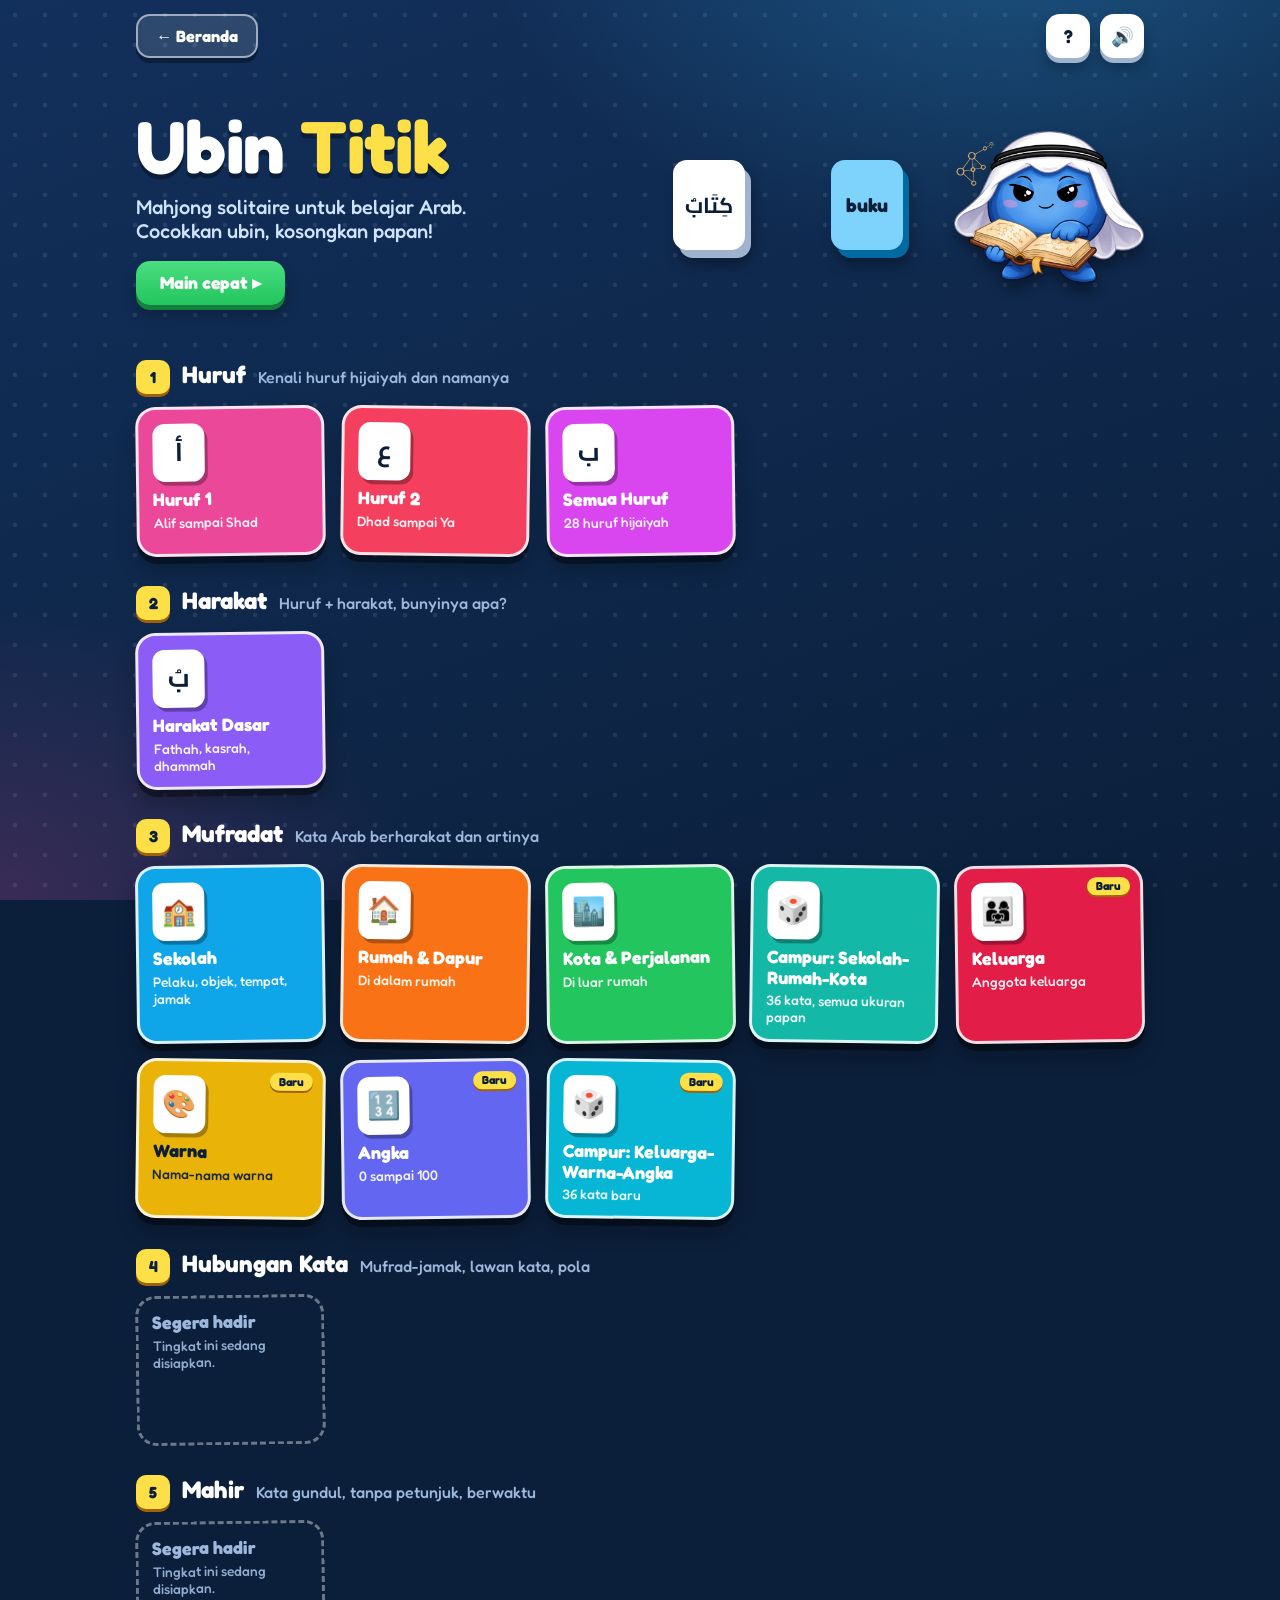
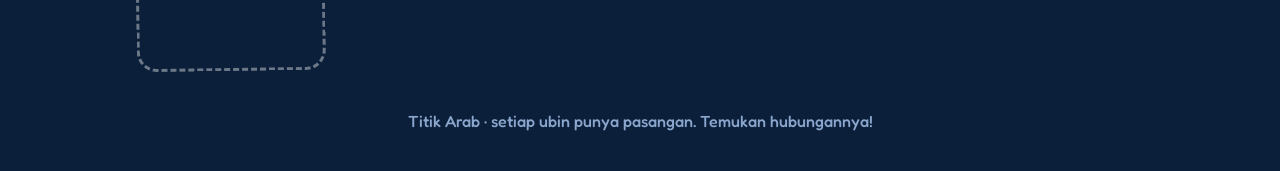
<file: media/ubin-titik/index.html>
<!DOCTYPE html>
<html lang="id">

<head>
    <meta charset="UTF-8">
    <meta name="viewport" content="width=device-width, initial-scale=1.0, viewport-fit=cover">
    <title>Ubin Titik — Mahjong Solitaire Belajar Arab</title>
    <meta name="description" content="Cocokkan ubin Arab dengan pasangannya: huruf, harakat, dan kosakata. Mahjong solitaire untuk belajar bahasa Arab, gratis dan bisa dimainkan di HP.">
    <meta name="theme-color" content="#0b1f3a">
    <link rel="stylesheet" href="../../assets/css/fonts.css">
    <link rel="stylesheet" href="../../assets/css/base.css">
    <link rel="stylesheet" href="style.css">
</head>

<body class="ub-body">
    <div class="ub-bg" aria-hidden="true"></div>

    <!-- ============ MENU ============ -->
    <main id="viewMenu" class="view">
        <header class="ub-top">
            <a class="ub-btn ub-btn--ghost" href="../../index.html">← Beranda</a>
            <span class="ub-spacer"></span>
            <button class="ub-btn ub-btn--icon" id="helpBtn" type="button" aria-label="Cara main">?</button>
            <button class="ub-btn ub-btn--icon" id="soundBtn" type="button" aria-label="Suara">🔊</button>
        </header>

        <section class="ub-hero">
            <div class="ub-hero__copy">
                <h1 class="ub-title">Ubin <span>Titik</span></h1>
                <p class="ub-tag">Mahjong solitaire untuk belajar Arab.<br>Cocokkan ubin, kosongkan papan!</p>
                <button class="ub-btn ub-btn--go" id="quickBtn" type="button">Main cepat ▸</button>
            </div>
            <div class="ub-hero__art" aria-hidden="true">
                <div class="demo">
                    <span class="demo__tile demo__tile--a" lang="ar">كِتَابٌ</span>
                    <span class="demo__tile demo__tile--b">buku</span>
                    <span class="demo__spark">✦</span>
                </div>
                <img class="ub-mascot" src="../../assets/img/maskot-buku.webp" alt="" width="620" height="493">
            </div>
        </section>

        <div id="levels"></div>
        <p class="ub-foot">Titik Arab · setiap ubin punya pasangan. Temukan hubungannya!</p>
    </main>

    <!-- ============ PERMAINAN ============ -->
    <main id="viewGame" class="view view--game" hidden>
        <header class="ub-top ub-top--game">
            <button class="ub-btn ub-btn--ghost" id="backBtn" type="button">← Menu</button>
            <div class="ub-gtitle"><b id="gTitle">Tema</b><small id="gSub">Kecil</small></div>
            <button class="ub-btn ub-btn--icon" id="soundBtn2" type="button" aria-label="Suara">🔊</button>
        </header>

        <div class="hud" aria-live="polite">
            <div class="hud__cell"><small>Sisa</small><b id="hudLeft">0</b></div>
            <div class="hud__cell"><small>Salah</small><b id="hudMiss">0</b></div>
            <div class="hud__cell hud__cell--stars" id="hudStars" aria-label="Bintang"><span>★</span><span>★</span><span>★</span></div>
            <div class="hud__cell"><small>Waktu</small><b id="hudTime">0:00</b></div>
        </div>

        <div class="board-wrap" id="boardWrap">
            <div class="board" id="board" role="group" aria-label="Papan ubin"></div>
        </div>

        <div class="toast" id="toast" role="status" aria-live="polite"><span class="toast__txt" id="toastTxt">Ketuk ubin yang ujungnya kosong, lalu cari pasangannya.</span></div>

        <footer class="tools">
            <button class="tool" id="hintBtn" type="button"><span>💡</span>Petunjuk</button>
            <button class="tool" id="undoBtn" type="button"><span>↩</span>Batal</button>
            <button class="tool" id="shuffleBtn" type="button"><span>🔀</span>Acak</button>
        </footer>
    </main>

    <!-- ============ DIALOG: pilih ukuran ============ -->
    <div class="modal" id="sheet" hidden>
        <div class="modal__box" role="dialog" aria-modal="true" aria-labelledby="sheetTitle">
            <button class="modal__x" data-close type="button" aria-label="Tutup">×</button>
            <p class="sheet__ic" id="sheetIcon" aria-hidden="true"></p>
            <h2 id="sheetTitle">Tema</h2>
            <p class="sheet__ket" id="sheetKet"></p>
            <div class="sizes" id="sizes"></div>
            <p class="sheet__note" id="sheetNote"></p>
        </div>
    </div>

    <!-- ============ DIALOG: hasil ============ -->
    <div class="modal" id="result" hidden>
        <div class="modal__box modal__box--result" role="dialog" aria-modal="true" aria-labelledby="resTitle">
            <img class="res__mascot" src="../../assets/img/maskot-salam.webp" alt="" width="620" height="500">
            <h2 id="resTitle">Selesai!</h2>
            <div class="res__stars" id="resStars" aria-hidden="true"></div>
            <p class="res__stat" id="resStat"></p>
            <div class="res__review" id="resReview"></div>
            <div class="res__btns">
                <button class="ub-btn ub-btn--go" id="againBtn" type="button">Main lagi</button>
                <button class="ub-btn ub-btn--ghost" id="menuBtn" type="button">Pilih tema lain</button>
            </div>
        </div>
    </div>

    <!-- ============ DIALOG: cara main ============ -->
    <div class="modal" id="help" hidden>
        <div class="modal__box" role="dialog" aria-modal="true" aria-labelledby="helpTitle">
            <button class="modal__x" data-close type="button" aria-label="Tutup">×</button>
            <h2 id="helpTitle">Cara main</h2>
            <ol class="howto">
                <li><b>Ubin bebas</b> = tidak tertimpa ubin lain <em>dan</em> sisi kiri atau kanannya kosong. Ubin yang tertutup tampak lebih gelap.</li>
                <li><b>Ketuk dua ubin bebas yang berpasangan.</b> Satu ubin putih (Arab) + satu ubin berwarna (artinya/bunyinya). Cocok = hilang.</li>
                <li><b>Kosongkan papan.</b> Buntu? Pakai <b>Acak</b>. Ragu? Pakai <b>Petunjuk</b>, tapi bintang berkurang.</li>
            </ol>
            <p class="howto__note">Papan dibuat supaya <b>selalu bisa diselesaikan</b>. Di akhir ada rangkuman kata yang masih sering keliru.</p>
            <button class="ub-btn ub-btn--go" data-close type="button">Mengerti!</button>
        </div>
    </div>

    <script src="js/engine.js"></script>
    <script src="js/data.js"></script>
    <script src="js/app.js"></script>
</body>

</html>
</file>
<file: assets/css/fonts.css>
/* =====================================================
   FONTS.CSS — font yang sudah DIUNDUH ke folder assets/fonts,
   jadi situs tetap tampil benar walau tanpa internet.

   Cairo              : judul, kata Arab utama, gelembung panah
   Scheherazade New   : kalimat kecil di dalam roda (harakat jelas)
   Fredoka            : tulisan Latin / tombol
   (Semua berlisensi SIL Open Font License — lihat LICENSE-*.txt)
   ===================================================== */

@font-face {
  font-family: 'Cairo';
  font-style: normal;
  font-weight: 700;
  font-display: swap;
  src: url('../fonts/cairo-arabic-700-normal.woff2') format('woff2');
  unicode-range: U+0600-06FF,U+0750-077F,U+0870-088E,U+0890-0891,U+0897-08E1,U+08E3-08FF,U+200C-200E,U+2010-2011,U+204F,U+2E41,U+FB50-FDFF,U+FE70-FE74,U+FE76-FEFC;
}

@font-face {
  font-family: 'Cairo';
  font-style: normal;
  font-weight: 700;
  font-display: swap;
  src: url('../fonts/cairo-latin-700-normal.woff2') format('woff2');
  unicode-range: U+0000-00FF,U+0131,U+0152-0153,U+02BB-02BC,U+02C6,U+02DA,U+02DC,U+2000-206F,U+20AC,U+2122,U+2191,U+2193,U+2212,U+2215,U+FEFF,U+FFFD;
}

@font-face {
  font-family: 'Cairo';
  font-style: normal;
  font-weight: 900;
  font-display: swap;
  src: url('../fonts/cairo-arabic-900-normal.woff2') format('woff2');
  unicode-range: U+0600-06FF,U+0750-077F,U+0870-088E,U+0890-0891,U+0897-08E1,U+08E3-08FF,U+200C-200E,U+2010-2011,U+204F,U+2E41,U+FB50-FDFF,U+FE70-FE74,U+FE76-FEFC;
}

@font-face {
  font-family: 'Cairo';
  font-style: normal;
  font-weight: 900;
  font-display: swap;
  src: url('../fonts/cairo-latin-900-normal.woff2') format('woff2');
  unicode-range: U+0000-00FF,U+0131,U+0152-0153,U+02BB-02BC,U+02C6,U+02DA,U+02DC,U+2000-206F,U+20AC,U+2122,U+2191,U+2193,U+2212,U+2215,U+FEFF,U+FFFD;
}

@font-face {
  font-family: 'Fredoka';
  font-style: normal;
  font-weight: 500;
  font-display: swap;
  src: url('../fonts/fredoka-latin-500-normal.woff2') format('woff2');
  unicode-range: U+0000-00FF,U+0131,U+0152-0153,U+02BB-02BC,U+02C6,U+02DA,U+02DC,U+2000-206F,U+20AC,U+2122,U+2191,U+2193,U+2212,U+2215,U+FEFF,U+FFFD;
}

@font-face {
  font-family: 'Scheherazade New';
  font-style: normal;
  font-weight: 500;
  font-display: swap;
  src: url('../fonts/scheherazade-new-arabic-500-normal.woff2') format('woff2');
  unicode-range: U+0600-06FF,U+0750-077F,U+0870-088E,U+0890-0891,U+0897-08E1,U+08E3-08FF,U+200C-200E,U+2010-2011,U+204F,U+2E41,U+FB50-FDFF,U+FE70-FE74,U+FE76-FEFC;
}

@font-face {
  font-family: 'Scheherazade New';
  font-style: normal;
  font-weight: 500;
  font-display: swap;
  src: url('../fonts/scheherazade-new-latin-500-normal.woff2') format('woff2');
  unicode-range: U+0000-00FF,U+0131,U+0152-0153,U+02BB-02BC,U+02C6,U+02DA,U+02DC,U+2000-206F,U+20AC,U+2122,U+2191,U+2193,U+2212,U+2215,U+FEFF,U+FFFD;
}

@font-face {
  font-family: 'Fredoka';
  font-style: normal;
  font-weight: 700;
  font-display: swap;
  src: url('../fonts/fredoka-latin-700-normal.woff2') format('woff2');
  unicode-range: U+0000-00FF,U+0131,U+0152-0153,U+02BB-02BC,U+02C6,U+02DA,U+02DC,U+2000-206F,U+20AC,U+2122,U+2191,U+2193,U+2212,U+2215,U+FEFF,U+FFFD;
}

@font-face {
  font-family: 'Scheherazade New';
  font-style: normal;
  font-weight: 700;
  font-display: swap;
  src: url('../fonts/scheherazade-new-arabic-700-normal.woff2') format('woff2');
  unicode-range: U+0600-06FF,U+0750-077F,U+0870-088E,U+0890-0891,U+0897-08E1,U+08E3-08FF,U+200C-200E,U+2010-2011,U+204F,U+2E41,U+FB50-FDFF,U+FE70-FE74,U+FE76-FEFC;
}

@font-face {
  font-family: 'Scheherazade New';
  font-style: normal;
  font-weight: 700;
  font-display: swap;
  src: url('../fonts/scheherazade-new-latin-700-normal.woff2') format('woff2');
  unicode-range: U+0000-00FF,U+0131,U+0152-0153,U+02BB-02BC,U+02C6,U+02DA,U+02DC,U+2000-206F,U+20AC,U+2122,U+2191,U+2193,U+2212,U+2215,U+FEFF,U+FFFD;
}
</file>
<file: assets/css/base.css>
/* =====================================================
   BASE.CSS — gaya dasar yang dipakai SEMUA media interaktif
   (font, warna, latar langit, awan). Satu kali dibuat,
   dipakai ulang oleh setiap media di folder /media/.
   ===================================================== */

:root {
  /* Font */
  --font-ui: 'Fredoka', 'Segoe UI', sans-serif;
  --font-ar: 'Cairo', 'Segoe UI', sans-serif;
  --font-sub: 'Scheherazade New', 'Cairo', serif;

  /* Warna */
  --ink: #0c4a6e;
  --ink-soft: #1e3a8a;
  --brand: #0369a1;
  --card: rgba(255, 255, 255, 0.72);

  /* Foto latar (opsional). Diisi dari style.css masing-masing media. */
  --bg-image: none;
}

*,
*::before,
*::after {
  box-sizing: border-box;
}

html,
body {
  margin: 0;
}

body {
  font-family: var(--font-ui);
  color: var(--ink);
  min-height: 100vh;
  user-select: none;
  -webkit-tap-highlight-color: transparent;
}

/* ---------- Latar belakang ---------- */
/* Urutan lapisan: foto (kalau ada) -> gradasi langit.
   Kalau foto belum ada, otomatis tampil gradasi saja. */
.page-bg {
  position: fixed;
  inset: 0;
  z-index: -1;
  overflow: hidden;
  background:
    var(--bg-image) center / cover no-repeat,
    linear-gradient(180deg, #7dd3fc 0%, #bae6fd 38%, #e0f2fe 75%, #f0f9ff 100%);
}

/* Lapisan putih tipis supaya konten tetap terbaca di atas foto */
.page-bg::after {
  content: "";
  position: absolute;
  inset: 0;
  background: rgba(255, 255, 255, 0.18);
}

/* Awan melayang (murni CSS, tanpa gambar) */
.cloud {
  position: absolute;
  left: -220px;
  width: 140px;
  height: 44px;
  background: #fff;
  border-radius: 999px;
  opacity: 0.75;
  animation: cloud-drift linear infinite;
  z-index: 1;
}

.cloud::before,
.cloud::after {
  content: "";
  position: absolute;
  background: #fff;
  border-radius: 50%;
}

.cloud::before {
  width: 64px;
  height: 64px;
  top: -30px;
  left: 22px;
}

.cloud::after {
  width: 84px;
  height: 84px;
  top: -44px;
  left: 62px;
}

.cloud--1 { top: 10%; animation-duration: 80s; animation-delay: -30s; }
.cloud--2 { top: 38%; animation-duration: 110s; animation-delay: -70s; transform: scale(0.8); opacity: 0.55; }
.cloud--3 { top: 72%; animation-duration: 95s; animation-delay: -10s; transform: scale(1.2); opacity: 0.6; }

@keyframes cloud-drift {
  from { left: -220px; }
  to   { left: 100%; }
}

@media (prefers-reduced-motion: reduce) {
  .cloud { animation: none; left: 12%; }
  .cloud--2 { left: 70%; }
  .cloud--3 { left: 30%; }
}

/* ---------- Tombol kembali ke beranda ---------- */
.btn-back {
  position: fixed;
  top: 14px;
  left: 14px;
  z-index: 50;
  display: inline-flex;
  align-items: center;
  gap: 6px;
  padding: 9px 18px;
  font-family: var(--font-ui);
  font-size: 1.05rem;
  font-weight: 700;
  color: var(--brand);
  text-decoration: none;
  background: #fff;
  border: 3px solid #38bdf8;
  border-radius: 999px;
  box-shadow: 0 6px 14px rgba(3, 105, 161, 0.2);
  transition: transform 0.15s ease, background 0.15s ease;
}

.btn-back:hover { transform: translateX(-2px); background: #f0f9ff; }
.btn-back:focus-visible { outline: 4px solid #fde047; outline-offset: 3px; }

/* ---------- Tombol musik latar (dibuat oleh backsound.js) ---------- */
.btn-sound {
  position: fixed;
  top: 14px;
  right: 14px;
  z-index: 50;
  width: 50px;
  height: 50px;
  padding: 0;
  font-size: 1.5rem;
  line-height: 1;
  cursor: pointer;
  background: #fff;
  border: 3px solid #38bdf8;
  border-radius: 50%;
  box-shadow: 0 6px 14px rgba(3, 105, 161, 0.2);
  transition: transform 0.15s ease;
}

.btn-sound:hover { transform: scale(1.08); }
.btn-sound:focus-visible { outline: 4px solid #fde047; outline-offset: 3px; }

/* Beri ruang di judul supaya tidak tertimpa tombol di layar sempit */
@media (max-width: 700px) {
  body .page-header { padding-top: 66px; }
}
</file>
<file: media/ubin-titik/style.css>
/* =====================================================
   UBIN TITIK — gaya: meja gelap berpola titik + ubin keramik tebal
   ===================================================== */
.ub-body {
  --bg: #0b1f3a;
  --bg2: #12305c;
  --ink: #0b1f3a;
  --yel: #fde047;
  --line: rgba(255, 255, 255, 0.16);
  margin: 0;
  min-height: 100dvh;
  font-family: var(--font-ui);
  color: #fff;
  background: var(--bg);
  overflow-x: hidden;
  -webkit-tap-highlight-color: transparent;
}
.ub-bg {
  position: fixed; inset: 0; z-index: 0;
  background:
    radial-gradient(900px 600px at 80% -10%, rgba(56, 189, 248, 0.28), transparent 60%),
    radial-gradient(700px 500px at 0% 100%, rgba(236, 72, 153, 0.2), transparent 60%),
    radial-gradient(rgba(255, 255, 255, 0.09) 2px, transparent 2.6px) 0 0 / 30px 30px,
    linear-gradient(160deg, var(--bg2), var(--bg));
  animation: ub-dots 60s linear infinite;
}
@keyframes ub-dots { to { background-position: 0 0, 0 0, 300px 150px, 0 0; } }

.view { position: relative; z-index: 1; max-width: 1040px; margin: 0 auto; padding: 14px 16px 40px; }
.view[hidden], .modal[hidden] { display: none !important; }

/* ---------- tombol ---------- */
.ub-btn {
  display: inline-flex; align-items: center; justify-content: center; gap: 6px;
  min-height: 44px; padding: 8px 18px;
  font: 700 1.02rem var(--font-ui); color: var(--ink); text-decoration: none;
  background: #fff; border: 0; border-radius: 14px; cursor: pointer;
  box-shadow: 0 5px 0 #9fb3cf, 0 10px 14px rgba(0, 0, 0, 0.25);
  transition: transform 0.12s ease, box-shadow 0.12s ease;
}
.ub-btn:hover { transform: translateY(-2px); box-shadow: 0 7px 0 #9fb3cf, 0 14px 18px rgba(0, 0, 0, 0.28); }
.ub-btn:active { transform: translateY(4px); box-shadow: 0 1px 0 #9fb3cf; }
.ub-btn:focus-visible, .tool:focus-visible, .tile:focus-visible, .pack:focus-visible, .size:focus-visible { outline: 4px solid var(--yel); outline-offset: 3px; }
.ub-btn--ghost { background: rgba(255, 255, 255, 0.12); color: #fff; box-shadow: 0 5px 0 rgba(0, 0, 0, 0.35); border: 2px solid rgba(255, 255, 255, 0.55); }
.ub-btn--ghost:hover { box-shadow: 0 7px 0 rgba(0, 0, 0, 0.35); }
.ub-btn--icon { width: 44px; padding: 0; font-size: 1.15rem; }
.ub-btn--go { color: #fff; background: linear-gradient(#4ade80, #22c55e); box-shadow: 0 5px 0 #15803d, 0 10px 14px rgba(0, 0, 0, 0.25); font-size: 1.1rem; padding: 10px 24px; }
.ub-btn--go:hover { box-shadow: 0 7px 0 #15803d, 0 14px 18px rgba(0, 0, 0, 0.28); }
.ub-btn--go:active { box-shadow: 0 1px 0 #15803d; }
.ub-top { display: flex; align-items: center; gap: 10px; }
.ub-spacer { flex: 1; }

/* ---------- hero menu ---------- */
.ub-hero { display: grid; gap: 18px; align-items: center; padding: 22px 0 8px; }
.ub-title { margin: 0; font-size: clamp(2.8rem, 12vw, 4.6rem); line-height: 1; letter-spacing: -0.01em; text-shadow: 0 5px 0 rgba(0, 0, 0, 0.35); }
.ub-title span { color: var(--yel); }
.ub-tag { margin: 12px 0 18px; font-size: clamp(1rem, 4vw, 1.25rem); font-weight: 500; color: #cfe3ff; }
.ub-hero__art { display: flex; align-items: center; justify-content: space-between; gap: 8px; min-height: 170px; }
.ub-mascot { flex: none; width: clamp(120px, 36vw, 190px); height: auto; filter: drop-shadow(0 8px 6px rgba(0, 0, 0, 0.35)); animation: ub-bob 4.5s ease-in-out infinite; }
@keyframes ub-bob { 0%, 100% { transform: translateY(0) rotate(-1.5deg); } 50% { transform: translateY(-9px) rotate(1.5deg); } }

/* contoh dua ubin yang saling mendekat lalu cocok */
.demo { position: relative; flex: 1; min-width: 170px; max-width: 230px; height: 110px; }
.demo__tile {
  position: absolute; top: 8px; width: 72px; height: 90px; display: grid; place-items: center;
  border-radius: 14px; font-weight: 700; color: var(--ink);
}
.demo__tile--a { left: 0; background: #fff; font: 700 1.35rem var(--font-ar); box-shadow: 6px 8px 0 #9fb3cf, 6px 14px 14px rgba(0, 0, 0, 0.35); animation: demo-a 5s ease-in-out infinite; }
.demo__tile--b { right: 0; background: #7dd3fc; font: 700 1.2rem var(--font-ui); box-shadow: 6px 8px 0 #0369a1, 6px 14px 14px rgba(0, 0, 0, 0.35); animation: demo-b 5s ease-in-out infinite; }
@keyframes demo-a { 0%, 30% { transform: translate(0, 0) rotate(-4deg); } 55%, 62% { transform: translate(34px, -4px) rotate(0); opacity: 1; scale: 1; } 70%, 100% { transform: translate(34px, -4px); opacity: 0; scale: 1.3; } }
@keyframes demo-b { 0%, 30% { transform: translate(0, 0) rotate(4deg); } 55%, 62% { transform: translate(-34px, -4px) rotate(0); opacity: 1; scale: 1; } 70%, 100% { transform: translate(-34px, -4px); opacity: 0; scale: 1.3; } }
.demo__spark { position: absolute; left: calc(50% - 14px); top: 26px; font-size: 2rem; color: var(--yel); opacity: 0; animation: demo-spark 5s ease-in-out infinite; text-shadow: 0 0 16px rgba(253, 224, 71, 0.9); }
@keyframes demo-spark { 0%, 62% { opacity: 0; transform: scale(0.4); } 70% { opacity: 1; transform: scale(1.5) rotate(20deg); } 85%, 100% { opacity: 0; transform: scale(1.8) rotate(40deg); } }

/* ---------- daftar tingkat & paket ---------- */
.lv { margin-top: 30px; }
.lv__head { display: flex; align-items: baseline; flex-wrap: wrap; gap: 4px 12px; margin-bottom: 12px; }
.lv__no { display: inline-grid; place-items: center; width: 34px; height: 34px; border-radius: 10px; background: var(--yel); color: var(--ink); font-weight: 700; box-shadow: 0 3px 0 #a16207; }
.lv__head h2 { margin: 0; font-size: 1.5rem; }
.lv__head p { margin: 0; color: #9db8dc; font-weight: 500; }
.packs { display: grid; grid-template-columns: repeat(auto-fill, minmax(158px, 1fr)); gap: 16px; }
.pack {
  --pc: #0ea5e9; --pt: #fff;
  position: relative; display: flex; flex-direction: column; align-items: flex-start; gap: 4px;
  min-height: 150px; padding: 14px 14px 12px; text-align: left; cursor: pointer;
  font-family: var(--font-ui); color: var(--pt); background: var(--pc);
  border: 3px solid rgba(255, 255, 255, 0.85); border-radius: 20px;
  box-shadow: 0 7px 0 rgba(0, 0, 0, 0.4), 0 14px 20px rgba(0, 0, 0, 0.22);
  transition: transform 0.18s cubic-bezier(.3, 1.6, .5, 1), box-shadow 0.18s ease;
}
.pack:nth-child(odd) { rotate: -0.8deg; }
.pack:nth-child(even) { rotate: 0.8deg; }
.pack:hover { rotate: 0deg; transform: translateY(-6px) scale(1.03); box-shadow: 0 12px 0 rgba(0, 0, 0, 0.4), 0 22px 28px rgba(0, 0, 0, 0.28); }
.pack:active { transform: translateY(2px); box-shadow: 0 3px 0 rgba(0, 0, 0, 0.4); }
.pack__ic { display: grid; place-items: center; width: 52px; height: 58px; margin-bottom: 4px; border-radius: 12px; background: #fff; color: var(--ink); font: 700 1.6rem var(--font-ar); line-height: 1; box-shadow: 3px 4px 0 rgba(0, 0, 0, 0.3); }
.pack__ic--emo { font-size: 1.7rem; }
.pack b { font-size: 1.12rem; line-height: 1.15; }
.pack small { font-size: 0.86rem; font-weight: 500; opacity: 0.92; line-height: 1.25; }
.pack__stars { margin-top: auto; padding-top: 6px; font-size: 0.95rem; letter-spacing: 1px; }
.pack__new { position: absolute; top: 10px; right: 10px; padding: 2px 9px; font-size: 0.72rem; font-weight: 700; color: var(--ink); background: var(--yel); border-radius: 999px; box-shadow: 0 2px 0 #a16207; }
.pack--soon { cursor: default; background: transparent; border: 3px dashed rgba(255, 255, 255, 0.4); box-shadow: none; color: #9db8dc; rotate: 0deg; }
.pack--soon:hover { transform: none; box-shadow: none; }
.ub-foot { margin: 40px 0 0; text-align: center; color: #8aa6cc; font-weight: 500; }

@media (min-width: 760px) {
  .ub-hero { grid-template-columns: 1.1fr 1fr; padding-top: 34px; }
  .ub-hero__art { min-height: 230px; }
}

/* ---------- layar permainan ---------- */
.view--game { display: flex; flex-direction: column; height: 100dvh; padding-bottom: max(12px, env(safe-area-inset-bottom)); }
.ub-top--game { gap: 8px; }
.ub-gtitle { flex: 1; min-width: 0; text-align: center; line-height: 1.15; }
.ub-gtitle b { display: block; font-size: 1.1rem; white-space: nowrap; overflow: hidden; text-overflow: ellipsis; }
.ub-gtitle small { color: #9db8dc; font-weight: 500; }

.hud { display: grid; grid-template-columns: repeat(4, 1fr); gap: 8px; margin: 10px 0 8px; }
.hud__cell { display: flex; flex-direction: column; align-items: center; justify-content: center; padding: 5px 4px; background: rgba(255, 255, 255, 0.09); border: 2px solid var(--line); border-radius: 12px; line-height: 1.1; }
.hud__cell small { font-size: 0.72rem; font-weight: 500; color: #9db8dc; }
.hud__cell b { font-size: 1.2rem; font-variant-numeric: tabular-nums; }
.hud__cell--stars { flex-direction: row; gap: 2px; font-size: 1.35rem; color: var(--yel); }
.hud__cell--stars span { transition: color 0.3s ease, transform 0.3s ease; }
.hud__cell--stars span.off { color: rgba(255, 255, 255, 0.22); transform: scale(0.85); }

.board-wrap { position: relative; flex: 1; min-height: 0; display: grid; place-items: center; }
.board { position: relative; }

/* ---------- ubin ---------- */
.tile {
  --tw: 56px;
  position: absolute; margin: 0; padding: 0; border: 0; background: none; cursor: pointer;
  border-radius: calc(var(--tw) * 0.17); font-family: var(--font-ui);
  transition: transform 0.15s ease;
}
.tile__face {
  display: grid; place-items: center; width: 100%; height: 100%; padding: 0 4%;
  border-radius: inherit; color: var(--ink); text-align: center; overflow: hidden;
  background: var(--face);
  box-shadow:
    inset 0 calc(var(--tw) * -0.05) 0 rgba(0, 0, 0, 0.1),
    inset 0 calc(var(--tw) * 0.035) 0 rgba(255, 255, 255, 0.75),
    calc(var(--tw) * 0.065) calc(var(--tw) * 0.085) 0 var(--edge),
    calc(var(--tw) * 0.065) calc(var(--tw) * 0.16) calc(var(--tw) * 0.1) rgba(0, 0, 0, 0.38);
  overflow: visible;
  transition: transform 0.15s ease, filter 0.2s ease;
}
.tile--a { --face: #ffffff; --edge: #9fb3cf; }
.tile--b { --face: color-mix(in srgb, var(--pc) 45%, #fff); --edge: color-mix(in srgb, var(--pc) 70%, #000); }
.tile__txt { display: block; max-width: 100%; font-weight: 700; line-height: 1.15; pointer-events: none; overflow-wrap: normal; hyphens: none; }
.tile--b .tile__txt { width: 100%; }
.tile--a .tile__txt { display: inline-block; max-width: none; font-family: var(--font-ar); line-height: 1.7; white-space: nowrap; }

.tile.is-locked { cursor: not-allowed; }
.tile.is-locked .tile__face { filter: brightness(0.7) saturate(0.75); }
.tile.is-free:hover .tile__face { transform: translateY(-4%); }
.tile.is-sel .tile__face { transform: translateY(-9%); filter: none; box-shadow:
    0 0 0 calc(var(--tw) * 0.05) var(--yel),
    0 0 calc(var(--tw) * 0.3) calc(var(--tw) * 0.04) rgba(253, 224, 71, 0.75),
    calc(var(--tw) * 0.065) calc(var(--tw) * 0.085) 0 var(--edge); }
.tile.is-hint .tile__face { animation: ub-hint 0.7s ease-in-out infinite; }
@keyframes ub-hint {
  0%, 100% { transform: translateY(0); box-shadow: 0 0 0 calc(var(--tw) * 0.04) #4ade80, calc(var(--tw) * 0.065) calc(var(--tw) * 0.085) 0 var(--edge); }
  50% { transform: translateY(-8%); box-shadow: 0 0 0 calc(var(--tw) * 0.07) #4ade80, 0 0 calc(var(--tw) * 0.5) rgba(74, 222, 128, 0.9), calc(var(--tw) * 0.065) calc(var(--tw) * 0.085) 0 var(--edge); }
}
.tile.is-shake .tile__face { animation: ub-shake 0.38s ease; }
@keyframes ub-shake { 0%, 100% { translate: 0; } 20% { translate: -7% 0; } 40% { translate: 7% 0; } 60% { translate: -5% 0; } 80% { translate: 4% 0; } }
.tile.is-wrong .tile__face { box-shadow: 0 0 0 calc(var(--tw) * 0.05) #fb7185, calc(var(--tw) * 0.065) calc(var(--tw) * 0.085) 0 var(--edge); }
.tile.is-pop { pointer-events: none; z-index: 999 !important; }
.tile.is-pop .tile__face { animation: ub-pop 0.42s ease-in forwards; }
@keyframes ub-pop { 0% { transform: scale(1); opacity: 1; } 35% { transform: scale(1.22) rotate(-3deg); opacity: 1; filter: brightness(1.15); } 100% { transform: scale(0.2) rotate(8deg); opacity: 0; } }
.tile.is-gone { visibility: hidden; pointer-events: none; }
.tile.is-flip .tile__face { animation: ub-flip 0.5s ease; }
@keyframes ub-flip { 0% { transform: rotateY(0); } 50% { transform: rotateY(90deg); } 100% { transform: rotateY(0); } }

/* ---------- pesan & alat ---------- */
.toast { min-height: 46px; display: grid; place-items: center; margin: 6px 0; text-align: center; }
.toast__txt { display: inline-block; max-width: 100%; padding: 7px 16px; font-size: 1rem; font-weight: 500; color: #cfe3ff; border-radius: 999px; }
.toast.is-learn .toast__txt { color: var(--ink); background: var(--yel); font-weight: 700; box-shadow: 0 4px 0 #a16207; animation: ub-toast 0.35s cubic-bezier(.3, 1.6, .5, 1); }
.toast.is-warn .toast__txt { color: #fff; background: #e11d48; box-shadow: 0 4px 0 #881337; animation: ub-toast 0.35s cubic-bezier(.3, 1.6, .5, 1); }
.toast__txt b { font-family: var(--font-ar); font-size: 1.25em; font-weight: 700; margin-inline: 2px; }
@keyframes ub-toast { from { transform: scale(0.8); opacity: 0; } }

.tools { display: grid; grid-template-columns: repeat(3, 1fr); gap: 10px; }
.tool {
  display: flex; flex-direction: column; align-items: center; justify-content: center; gap: 2px;
  min-height: 58px; font: 700 0.95rem var(--font-ui); color: var(--ink); background: #fff;
  border: 0; border-radius: 16px; cursor: pointer;
  box-shadow: 0 5px 0 #9fb3cf, 0 10px 14px rgba(0, 0, 0, 0.25); transition: transform 0.12s ease, box-shadow 0.12s ease;
}
.tool span { font-size: 1.3rem; line-height: 1; }
.tool:hover { transform: translateY(-2px); }
.tool:active { transform: translateY(4px); box-shadow: 0 1px 0 #9fb3cf; }
.tool:disabled { opacity: 0.45; cursor: not-allowed; transform: none; }
.tool.is-nudge { animation: ub-nudge 0.7s ease-in-out infinite; background: var(--yel); }
@keyframes ub-nudge { 0%, 100% { transform: scale(1); } 50% { transform: scale(1.07); } }

/* ---------- dialog ---------- */
.modal { position: fixed; inset: 0; z-index: 100; display: grid; place-items: center; padding: 16px; background: rgba(4, 12, 26, 0.72); backdrop-filter: blur(3px); animation: ub-fade 0.2s ease; }
@keyframes ub-fade { from { opacity: 0; } }
.modal__box { position: relative; width: min(440px, 100%); max-height: calc(100dvh - 32px); overflow: auto; padding: 22px 20px 20px; color: var(--ink); background: #fff; border: 3px solid #0b1f3a; border-radius: 26px; box-shadow: 0 9px 0 #0b1f3a, 0 24px 40px rgba(0, 0, 0, 0.4); animation: ub-rise 0.3s cubic-bezier(.3, 1.4, .5, 1); }
@keyframes ub-rise { from { transform: translateY(24px) scale(0.96); opacity: 0; } }
.modal__box h2 { margin: 4px 0 6px; font-size: 1.6rem; text-align: center; }
.modal__x { position: absolute; top: 10px; right: 12px; width: 38px; height: 38px; font-size: 1.5rem; line-height: 1; color: var(--ink); background: #e2ebf7; border: 0; border-radius: 12px; cursor: pointer; }

.sheet__ic { display: grid; place-items: center; width: 64px; height: 72px; margin: 0 auto; border-radius: 14px; background: var(--pc, #0ea5e9); color: #fff; font: 700 2rem var(--font-ar); box-shadow: 4px 5px 0 rgba(0, 0, 0, 0.3); }
.sheet__ket { margin: 0 0 14px; text-align: center; color: #4b6384; font-weight: 500; }
.sizes { display: grid; gap: 10px; }
.size { display: grid; grid-template-columns: 1fr auto; align-items: center; gap: 2px 10px; padding: 11px 14px; text-align: left; font-family: var(--font-ui); color: var(--ink); background: #eef4fd; border: 3px solid #0b1f3a; border-radius: 16px; cursor: pointer; box-shadow: 0 4px 0 #0b1f3a; transition: transform 0.12s ease, box-shadow 0.12s ease; }
.size:hover:not(:disabled) { transform: translateY(-2px); box-shadow: 0 6px 0 #0b1f3a; background: #fff; }
.size:active:not(:disabled) { transform: translateY(3px); box-shadow: 0 1px 0 #0b1f3a; }
.size b { font-size: 1.1rem; }
.size small { grid-column: 1; font-size: 0.85rem; font-weight: 500; color: #4b6384; }
.size__st { grid-row: 1 / span 2; grid-column: 2; font-size: 1.1rem; letter-spacing: 1px; color: #ca8a04; }
.size:disabled { cursor: not-allowed; opacity: 0.5; box-shadow: none; border-style: dashed; }
.sheet__note { margin: 12px 0 0; text-align: center; font-size: 0.85rem; color: #6b7f9e; }

.modal__box--result { text-align: center; }
.res__mascot { display: block; width: 120px; height: auto; margin: 0 auto -2px; filter: drop-shadow(0 6px 5px rgba(0, 0, 0, 0.3)); animation: ub-bob 3.5s ease-in-out infinite; }
.res__stars { display: flex; justify-content: center; gap: 6px; font-size: 2.6rem; line-height: 1; }
.res__stars span { color: #d1dbe9; }
.res__stars span.on { color: #facc15; text-shadow: 0 3px 0 #a16207; animation: ub-star 0.5s cubic-bezier(.3, 1.8, .5, 1) backwards; }
@keyframes ub-star { from { transform: scale(0) rotate(-40deg); } }
.res__stat { margin: 8px 0 12px; font-weight: 500; color: #4b6384; }
.res__review { margin: 0 0 14px; padding: 10px 12px; text-align: left; background: #fff8d6; border: 2px solid #facc15; border-radius: 14px; }
.res__review:empty { display: none; }
.res__review h3 { margin: 0 0 6px; font-size: 0.95rem; }
.res__review ul { display: grid; gap: 4px; margin: 0; padding: 0; list-style: none; }
.res__review li { display: flex; justify-content: space-between; align-items: baseline; gap: 10px; }
.res__review li b { font-family: var(--font-ar); font-size: 1.35rem; }
.res__review li span { font-weight: 600; text-align: right; }
.res__btns { display: flex; flex-wrap: wrap; justify-content: center; gap: 10px; }
.res__btns .ub-btn--ghost { color: var(--ink); background: #e2ebf7; border-color: #0b1f3a; box-shadow: 0 5px 0 #0b1f3a; }

.howto { margin: 12px 0; padding-left: 22px; display: grid; gap: 10px; line-height: 1.4; }
.howto__note { margin: 0 0 14px; padding: 10px 12px; font-size: 0.92rem; background: #eef4fd; border-radius: 12px; }
#help .ub-btn { display: flex; margin: 0 auto; }

/* ---------- gerak dikurangi ---------- */
@media (prefers-reduced-motion: reduce) {
  *, *::before, *::after { animation-duration: 0.001ms !important; animation-iteration-count: 1 !important; transition-duration: 0.001ms !important; }
  .demo__tile, .demo__spark { opacity: 1 !important; }
}
</file>
